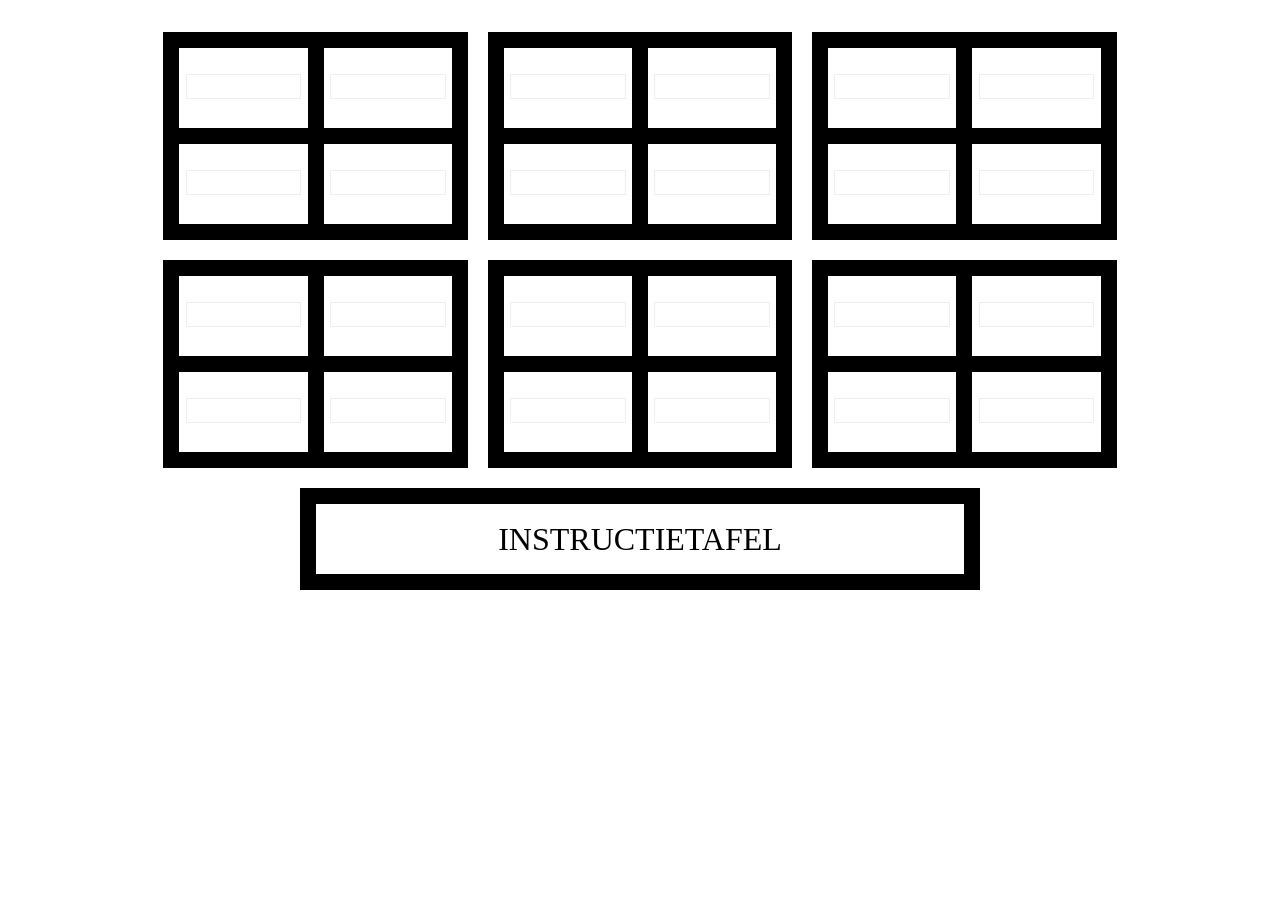
<file: plattegrond/index.html>
<html>
<head>
	<style type="text/css">
		* { margin: 0; padding: 0; box-sizing:border-box; }
		body {  padding: 2em;}
		.container { width: 80%; margin: 0 auto; }
		.block { width: 31.33333%; float: left; border: 8px solid #000; margin: 0px 1% 20px 1%;  }
		.block .sub { height: 6em; text-align: center; width: 50%; float: left; border: 8px solid #000; }
		.block .sub input { font-size: 20px; width: 90%; margin-top: 26px; border: 1px solid #eee; text-align: center; }
		.instructietafel { text-align: center; font-size: 2em; width: 70%; margin: 0 auto; line-height: 2.2em; border: 16px solid #000; }

		@media print {
			input { border: none; }
		}
	</style>
</head>
<body>
<div class="container">
	<div class="block">
		<div class="sub"><input type="text" /></div>
		<div class="sub"><input type="text" /></div>
		<div class="sub"><input type="text" /></div>
		<div class="sub"><input type="text" /></div>
	</div>
	<div class="block">
		<div class="sub"><input type="text" /></div>
		<div class="sub"><input type="text" /></div>
		<div class="sub"><input type="text" /></div>
		<div class="sub"><input type="text" /></div>
	</div>
	<div class="block">
		<div class="sub"><input type="text" /></div>
		<div class="sub"><input type="text" /></div>
		<div class="sub"><input type="text" /></div>
		<div class="sub"><input type="text" /></div>
	</div>

	<div class="block">
		<div class="sub"><input type="text" /></div>
		<div class="sub"><input type="text" /></div>
		<div class="sub"><input type="text" /></div>
		<div class="sub"><input type="text" /></div>
	</div>
	<div class="block">
		<div class="sub"><input type="text" /></div>
		<div class="sub"><input type="text" /></div>
		<div class="sub"><input type="text" /></div>
		<div class="sub"><input type="text" /></div>
	</div>
	<div class="block">
		<div class="sub"><input type="text" /></div>
		<div class="sub"><input type="text" /></div>
		<div class="sub"><input type="text" /></div>
		<div class="sub"><input type="text" /></div>
	</div>

	<div style="clear:both;"></div>

	<div class="instructietafel">
	INSTRUCTIETAFEL
	</div>
</div>
</body>
</html>
</file>
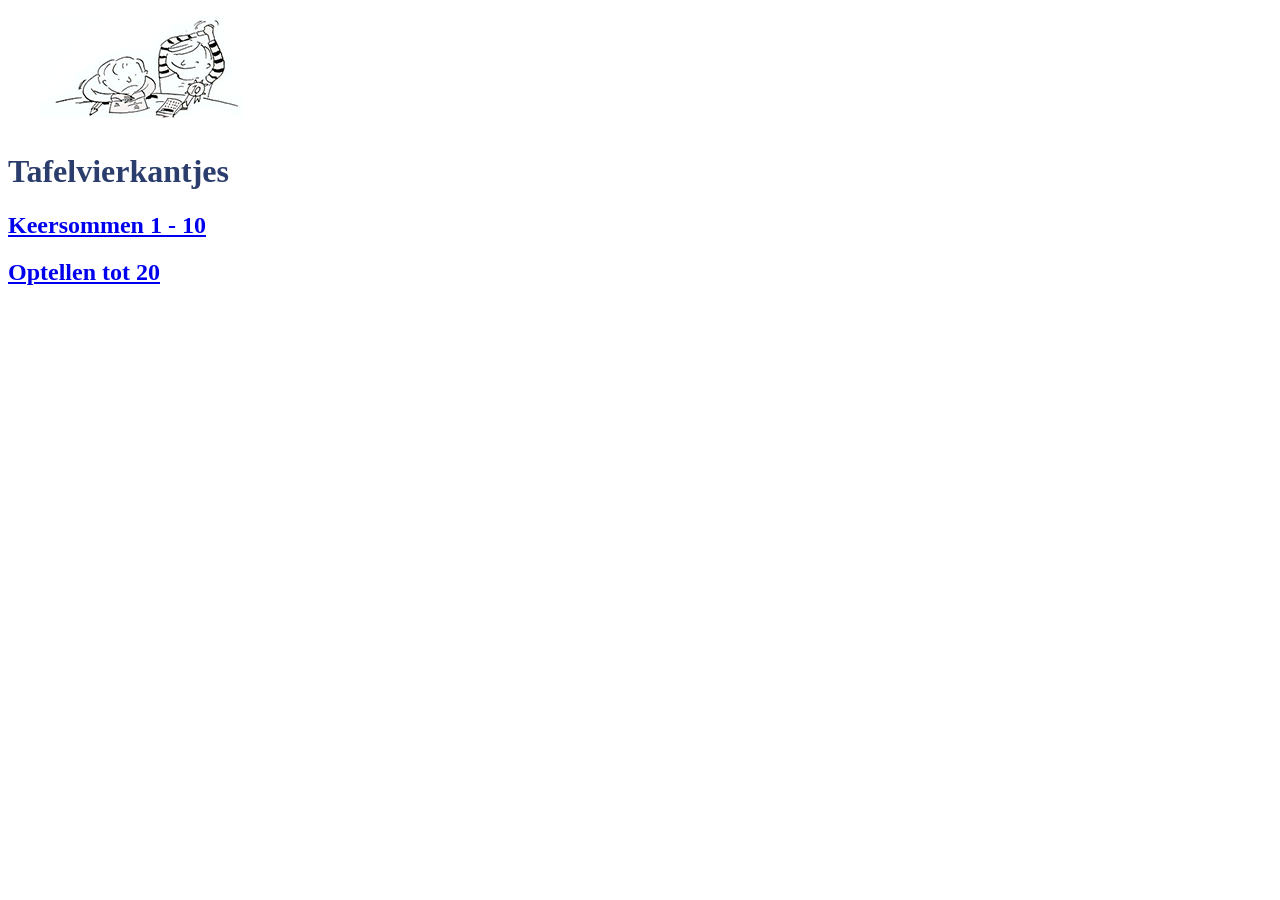
<file: tafelvierkantjes/index.html>
<!DOCTYPE html>
<html xmlns="http://www.w3.org/1999/xhtml" lang="nl" xml:lang="nl">
<head>
	<script language="javascript" src="p5.js"></script>

	<style type="text/css">
	body { color: #2a3d6c; }
	</style>
	
</head>

<body>
<div id="heading">
	<img src="kids.png" alt="Kids" />
	<h1>Tafelvierkantjes</h1>
	<h2><a href="vermenigvuldigen.html">Keersommen 1 - 10</a></h2>
	<h2><a href="optellen.html">Optellen tot 20</a></h2>
	
</div>

</body>
</file>
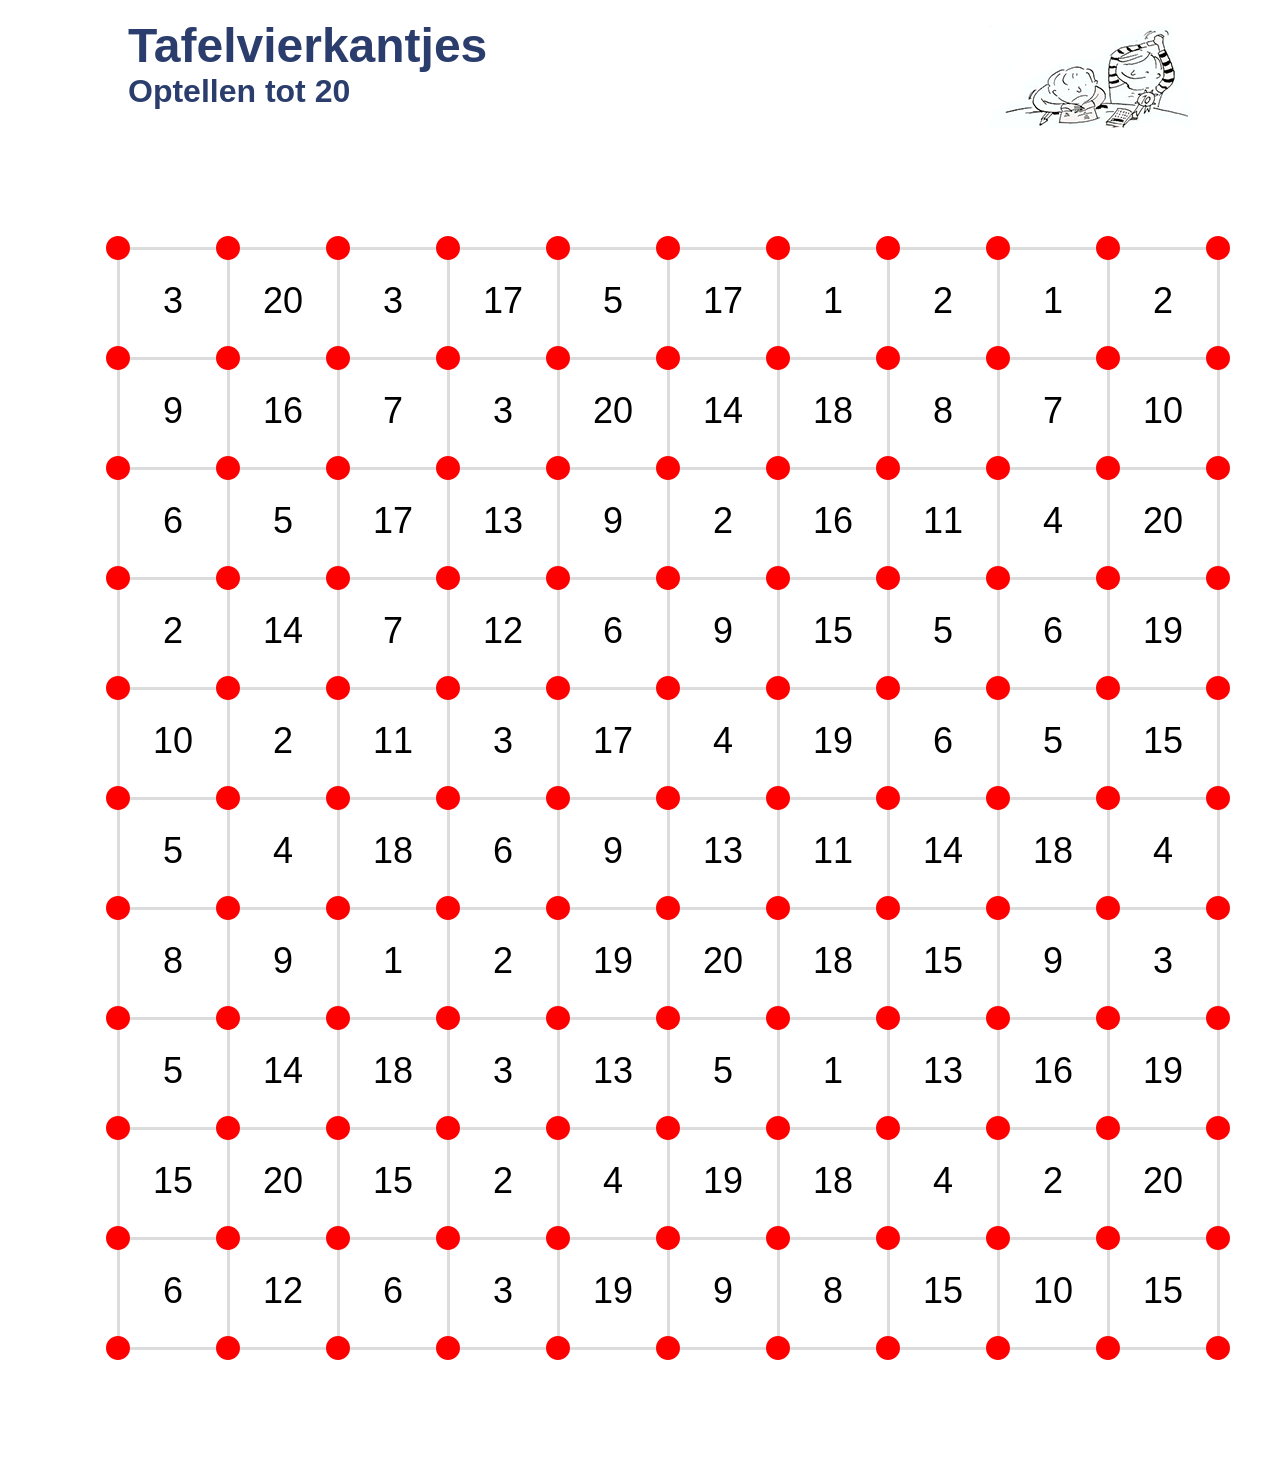
<file: tafelvierkantjes/optellen.html>
<!DOCTYPE html>
<html xmlns="http://www.w3.org/1999/xhtml" lang="nl" xml:lang="nl">
<head>
    <script language="javascript" src="p5.js"></script>

    <style type="text/css">
        body {
            color: #2a3d6c;
        }

        #heading {
            padding-top: 10px;
            width: 1100px;
            margin-left: 120px;
            font-family: "Comic Sans MS", "Comic Sans", Arial;
            height: 120px;
        }

        #heading h1 {
            font-size: 48px;
            margin: 0;
            padding: 0;
        }

        #heading h2 {
            font-size: 32px;
            margin: 0;
            padding: 0;
        }

        #heading img {
            float: right;
        }
    </style>
    <script type="text/javascript">

        function generateRandomNumber() {
            return Math.floor(random(20)) + 1;
        }

        function randomNumber(excludeNumbers) {
            randNum = generateRandomNumber();

            while (excludeNumbers.indexOf(randNum) !== -1) {
                randNum = generateRandomNumber();
            }

            return randNum;
        }

        function setup() {

            distance = 110;

            cnv = createCanvas(12 * distance, 12 * distance);

            randomNumbers = [];

            i = 0;

            for (y = distance; y < width; y += distance) {
                for (x = distance; x < width; x += distance) {
                    i++;

                    excludeList = [];
                    if (i > 1) {
                        excludeList.push(randomNumbers[i - 1]);
                    }
                    if (i > 10) {
                        excludeList.push(randomNumbers[i - 10]);
                    }

                    randomNumbers[i] = randomNumber(excludeList);
                }
            }
        }

        function draw() {

            background(255);
            r = 24;
            noStroke();

            var i = 1;
            var offsetX = 31;
            var offsetY = 36;

            textSize(36);
            strokeWeight(3);
            stroke(220);

            textAlign(CENTER);

            for (y = distance; y < width; y += distance) {
                line(distance, y, 11 * distance, y);
            }

            for (x = distance; x < width; x += distance) {
                line(x, distance, x, 11 * distance);
            }

            for (y = distance; y < width; y += distance) {
                for (x = distance; x < width; x += distance) {
                    noStroke();
                    fill('red');
                    ellipse(x, y, r);


                    if (x < (width - distance) && y < (height - distance)) {
                        fill('black');
                        text(parseInt(randomNumbers[i]), x + (distance / 2), y + (distance / 1.7));
                        i++;
                    }
                }
            }
        }


    </script>
</head>

<body>
<div id="heading">
    <img src="kids.png" alt="Kids"/>
    <h1>Tafelvierkantjes</h1>
    <h2>Optellen tot 20</h2>

</div>

</body>
</file>
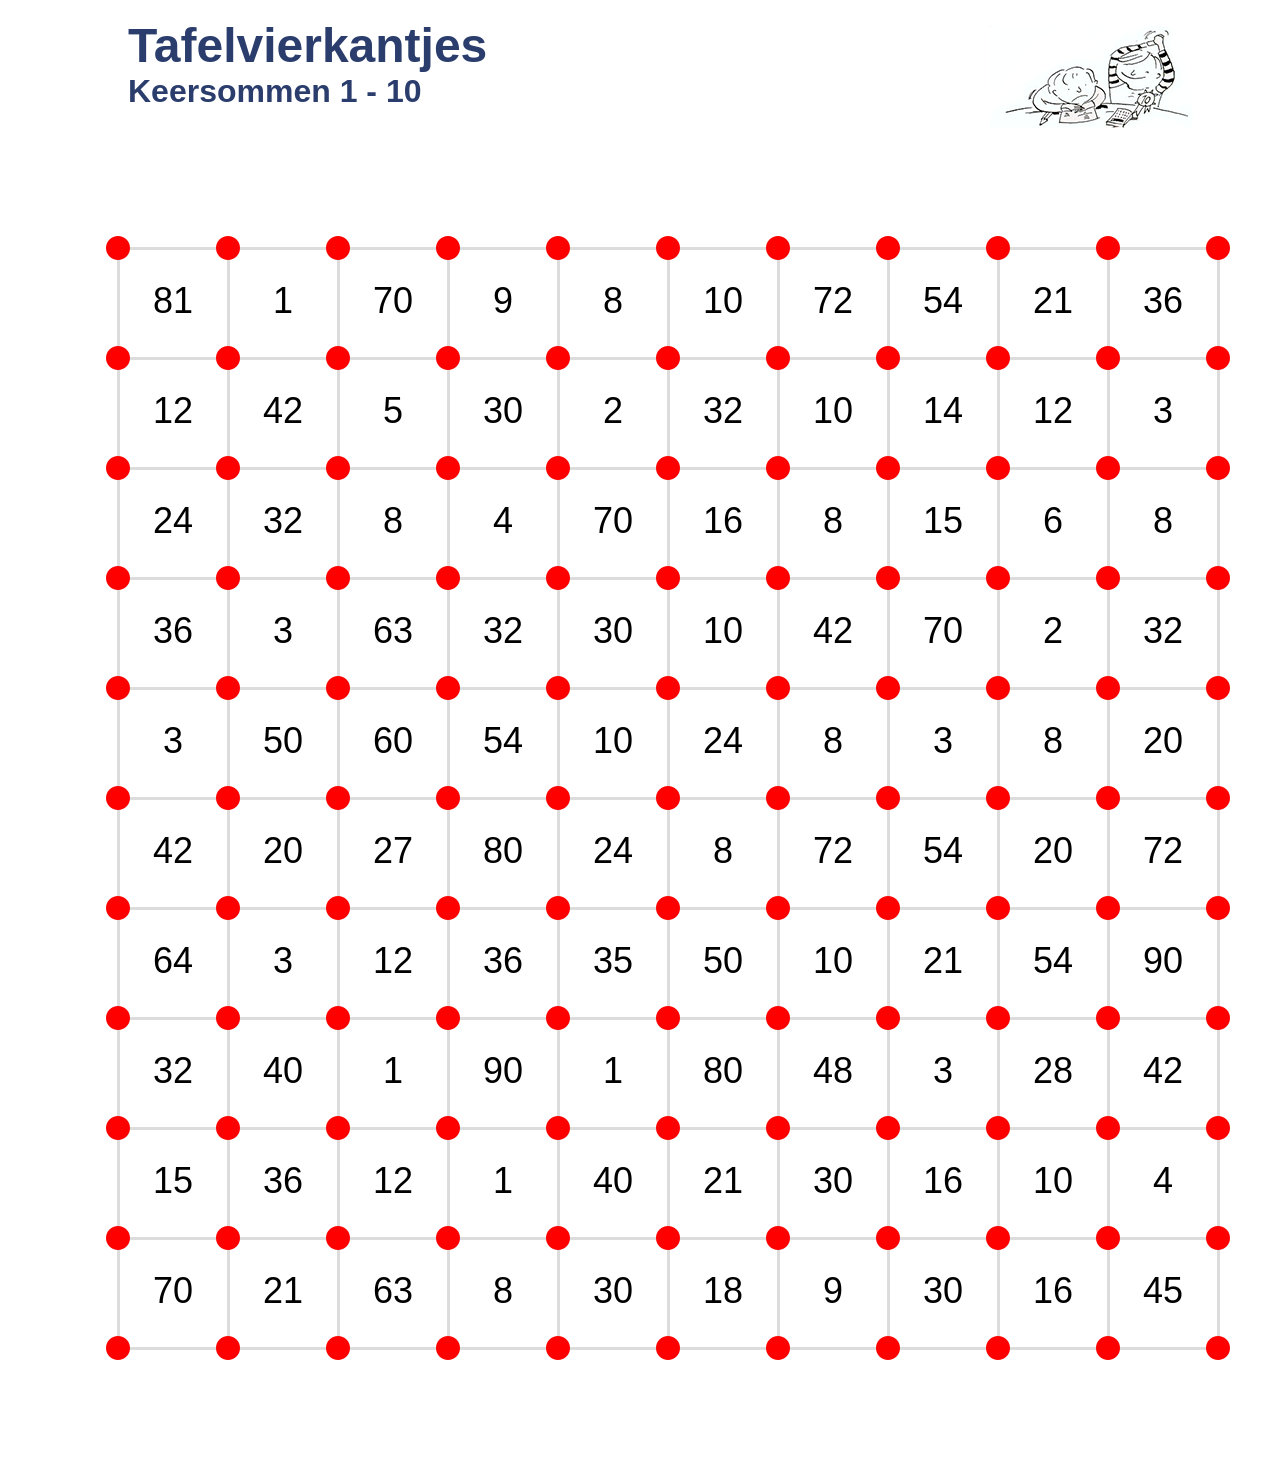
<file: tafelvierkantjes/vermenigvuldigen.html>
<!DOCTYPE html>
<html xmlns="http://www.w3.org/1999/xhtml" lang="nl" xml:lang="nl">
<head>
    <script language="javascript" src="p5.js"></script>

    <style type="text/css">
        body {
            color: #2a3d6c;
        }

        #heading {
            padding-top: 10px;
            width: 1100px;
            margin-left: 120px;
            font-family: "Comic Sans MS", "Comic Sans", Arial;
            height: 120px;
        }

        #heading h1 {
            font-size: 48px;
            margin: 0;
            padding: 0;
        }

        #heading h2 {
            font-size: 32px;
            margin: 0;
            padding: 0;
        }

        #heading img {
            float: right;
        }
    </style>
    <script type="text/javascript">

        function generateRandomNumber() {
            return (Math.floor(Math.random() * 10) + 1) * (Math.floor(Math.random() * 10) + 1);
        }

        function randomNumber(excludeNumbers) {
            randNum = generateRandomNumber();

            while (excludeNumbers.indexOf(randNum) !== -1) {
                randNum = generateRandomNumber();
            }

            return randNum;
        }

        function setup() {

            distance = 110;

            cnv = createCanvas(12 * distance, 12 * distance);

            randomNumbers = [];

            i = 0;

            for (y = distance; y < width; y += distance) {
                for (x = distance; x < width; x += distance) {
                    i++;

                    excludeList = [];
                    if (i > 1) {
                        excludeList.push(randomNumbers[i - 1]);
                    }
                    if (i > 10) {
                        excludeList.push(randomNumbers[i - 10]);
                    }

                    randomNumbers[i] = randomNumber(excludeList);
                }
            }
        }

        function draw() {

            background(255);
            r = 24;
            noStroke();

            var i = 1;
            var offsetX = 31;
            var offsetY = 36;

            textSize(36);
            strokeWeight(3);
            stroke(220);

            textAlign(CENTER);

            for (y = distance; y < width; y += distance) {
                line(distance, y, 11 * distance, y);
            }

            for (x = distance; x < width; x += distance) {
                line(x, distance, x, 11 * distance);
            }

            for (y = distance; y < width; y += distance) {
                for (x = distance; x < width; x += distance) {
                    noStroke();
                    fill('red');
                    ellipse(x, y, r);


                    if (x < (width - distance) && y < (height - distance)) {
                        fill('black');
                        text(parseInt(randomNumbers[i]), x + (distance / 2), y + (distance / 1.7));
                        i++;
                    }
                }
            }
        }


    </script>
</head>

<body>
<div id="heading">
    <img src="kids.png" alt="Kids"/>
    <h1>Tafelvierkantjes</h1>
    <h2>Keersommen 1 - 10</h2>

</div>

</body>
</file>
